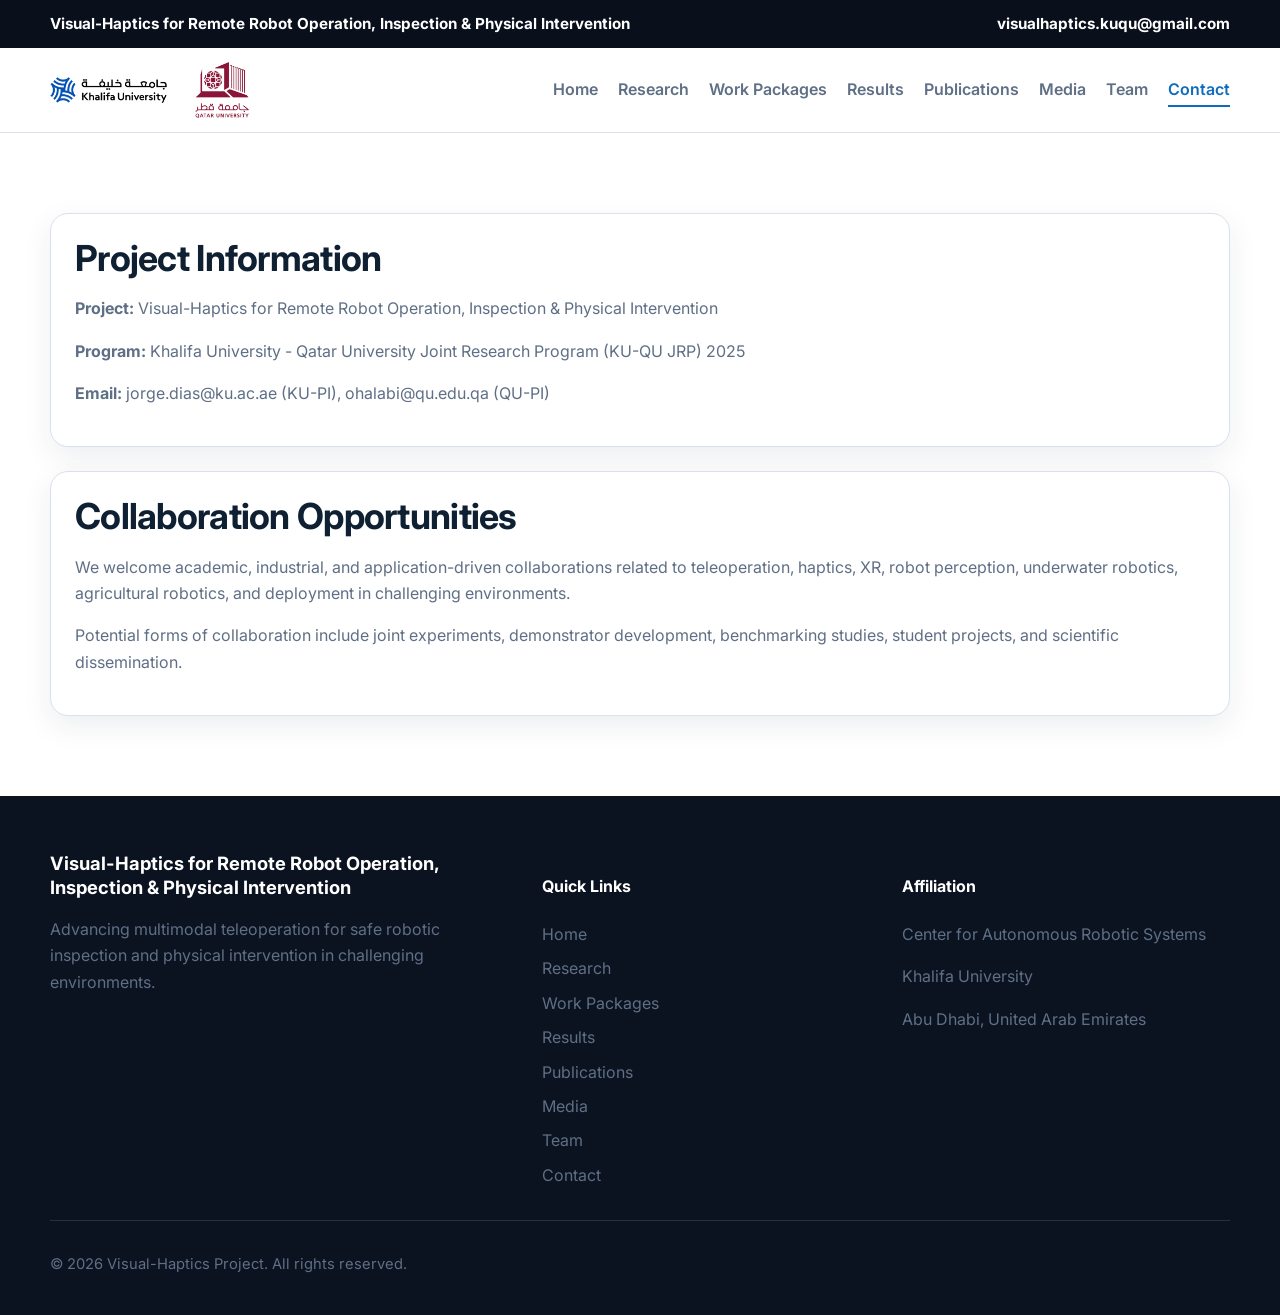
<file: contact.html>
<!DOCTYPE html>
<html lang="en">
<head>
  <meta charset="UTF-8" />
  <meta name="viewport" content="width=device-width, initial-scale=1.0" />
  <title>Visual-Haptics | Contact</title>
  <meta name="description" content="Contact information and collaboration opportunities for the Visual-Haptics project." />
  <link rel="preconnect" href="https://fonts.googleapis.com" />
  <link rel="preconnect" href="https://fonts.gstatic.com" crossorigin />
  <link href="https://fonts.googleapis.com/css2?family=Inter:wght@400;500;600;700;800&display=swap" rel="stylesheet" />
  <link rel="stylesheet" href="assets/css/styles.css" />
</head>
<body>
  <div class="topbar">
    <div class="container topbar-inner">
      <p>Visual-Haptics for Remote Robot Operation, Inspection &amp; Physical Intervention</p>
      <a href="mailto:visualhaptics.kuqu@gmail.com">visualhaptics.kuqu@gmail.com</a>
    </div>
  </div>

  <header class="site-header">
    <div class="container header-inner">
      <a href="index.html" class="brand">
        <img src="assets/img/logos/kuqu_logo.png" alt="Khalifa University logo" />
      </a>

      <nav class="site-nav">
        <a href="index.html">Home</a>
        <a href="research.html">Research</a>
        <a href="work_packages.html">Work Packages</a>
        <a href="results.html">Results</a>
        <a href="publications.html">Publications</a>
        <a href="media.html">Media</a>
        <a href="team.html">Team</a>
        <a href="contact.html" class="active">Contact</a>
      </nav>
    </div>
  </header>

  <main>
    <section class="section">
      <div class="container">
        <div class="grid">
          <article class="card">
            <h2>Project Information</h2>
            <p><strong>Project:</strong> Visual-Haptics for Remote Robot Operation, Inspection &amp; Physical Intervention</p>
            <p><strong>Program:</strong> Khalifa University - Qatar University Joint Research Program (KU-QU JRP) 2025</p>
            <p><strong>Email:</strong> 
            <a href="mailto:jorge.dias@ku.ac.ae">jorge.dias@ku.ac.ae (KU-PI),</a>
            <a href="mailto:ohalabi@qu.edu.qa">ohalabi@qu.edu.qa (QU-PI)</a>
          </p>
          </article>

          <article class="card">
            <h2>Collaboration Opportunities</h2>
            <p>
              We welcome academic, industrial, and application-driven collaborations related to teleoperation, haptics, XR, robot perception, underwater robotics, agricultural robotics, and deployment in challenging environments.
            </p>
            <p>
              Potential forms of collaboration include joint experiments, demonstrator development, benchmarking studies, student projects, and scientific dissemination.
            </p>
          </article>
        </div>
      </div>
    </section>
  </main>

  <footer class="site-footer">
    <div class="container footer-grid">
      <div>
        <h3>Visual-Haptics for Remote Robot Operation, Inspection & Physical Intervention</h3>
        <p>Advancing multimodal teleoperation for safe robotic inspection and physical intervention in challenging environments.</p>
      </div>
      <div>
        <h4>Quick Links</h4>
        <ul class="footer-links">
          <li><a href="index.html">Home</a></li>
          <li><a href="research.html">Research</a></li>
          <li><a href="work_packages.html">Work Packages</a></li>
          <li><a href="results.html">Results</a></li>
          <li><a href="publications.html">Publications</a></li>
          <li><a href="media.html">Media</a></li>
          <li><a href="team.html">Team</a></li>
          <li><a href="contact.html">Contact</a></li>
        </ul>
      </div>
      <div>
        <h4>Affiliation</h4>
        <p>Center for Autonomous Robotic Systems</p>
        <p>Khalifa University</p>
        <p>Abu Dhabi, United Arab Emirates</p>
      </div>
    </div>
    <div class="container footer-bottom">
      <p>© 2026 Visual-Haptics Project. All rights reserved.</p>
    </div>
  </footer>

  <script src="assets/js/main.js"></script>
</body>
</html>
</file>
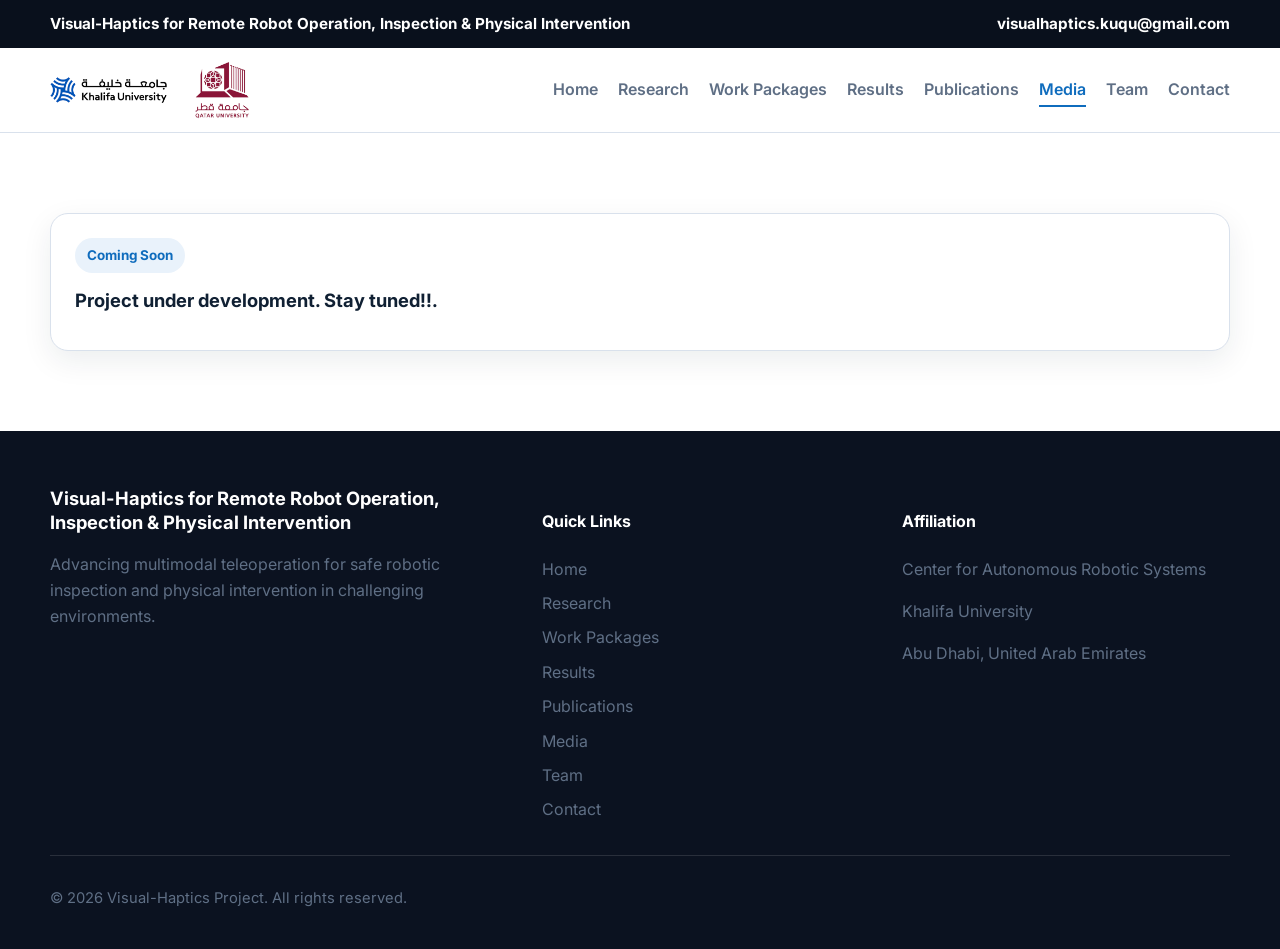
<file: media.html>
<!DOCTYPE html>
<html lang="en">
<head>
  <meta charset="UTF-8" />
  <meta name="viewport" content="width=device-width, initial-scale=1.0" />
  <title>Visual-Haptics | Media</title>
  <meta name="description" content="Media, demonstrators, and technical visualizations for the Visual-Haptics project." />
  <link rel="preconnect" href="https://fonts.googleapis.com" />
  <link rel="preconnect" href="https://fonts.gstatic.com" crossorigin />
  <link href="https://fonts.googleapis.com/css2?family=Inter:wght@400;500;600;700;800&display=swap" rel="stylesheet" />
  <link rel="stylesheet" href="assets/css/styles.css" />
</head>
<body>
  <div class="topbar">
    <div class="container topbar-inner">
      <p>Visual-Haptics for Remote Robot Operation, Inspection &amp; Physical Intervention</p>
      <a href="mailto:visualhaptics.kuqu@gmail.com">visualhaptics.kuqu@gmail.com</a>
    </div>
  </div>

  <header class="site-header">
    <div class="container header-inner">
      <a href="index.html" class="brand">
        <img src="assets/img/logos/kuqu_logo.png" alt="Khalifa University logo" />
      </a>

      <nav class="site-nav">
        <a href="index.html">Home</a>
        <a href="research.html">Research</a>
        <a href="work-packages.html">Work Packages</a>
        <a href="results.html">Results</a>
        <a href="publications.html">Publications</a>
        <a href="media.html" class="active">Media</a>
        <a href="team.html">Team</a>
        <a href="contact.html">Contact</a>
      </nav>
    </div>
  </header>

  <main>
    <section class="section">
      <div class="container">
        <div class="publication-list">
          <article class="card publication-card">
            <span class="pub-type">Coming Soon</span>
            <h3>Project under development. Stay tuned!!.</h3>
            </article>
        </div>
      </div>
    </section>
  </main>

  <footer class="site-footer">
    <div class="container footer-grid">
      <div>
        <h3>Visual-Haptics for Remote Robot Operation, Inspection & Physical Intervention</h3>
        <p>Advancing multimodal teleoperation for safe robotic inspection and physical intervention in challenging environments.</p>
      </div>
      <div>
        <h4>Quick Links</h4>
        <ul class="footer-links">
          <li><a href="index.html">Home</a></li>
          <li><a href="research.html">Research</a></li>
          <li><a href="work_packages.html">Work Packages</a></li>
          <li><a href="results.html">Results</a></li>
          <li><a href="publications.html">Publications</a></li>
          <li><a href="media.html">Media</a></li>
          <li><a href="team.html">Team</a></li>
          <li><a href="contact.html">Contact</a></li>
        </ul>
      </div>
      <div>
        <h4>Affiliation</h4>
        <p>Center for Autonomous Robotic Systems</p>
        <p>Khalifa University</p>
        <p>Abu Dhabi, United Arab Emirates</p>
      </div>
    </div>
    <div class="container footer-bottom">
      <p>© 2026 Visual-Haptics Project. All rights reserved.</p>
    </div>
  </footer>

  <script src="assets/js/main.js"></script>
</body>
</html>
</file>
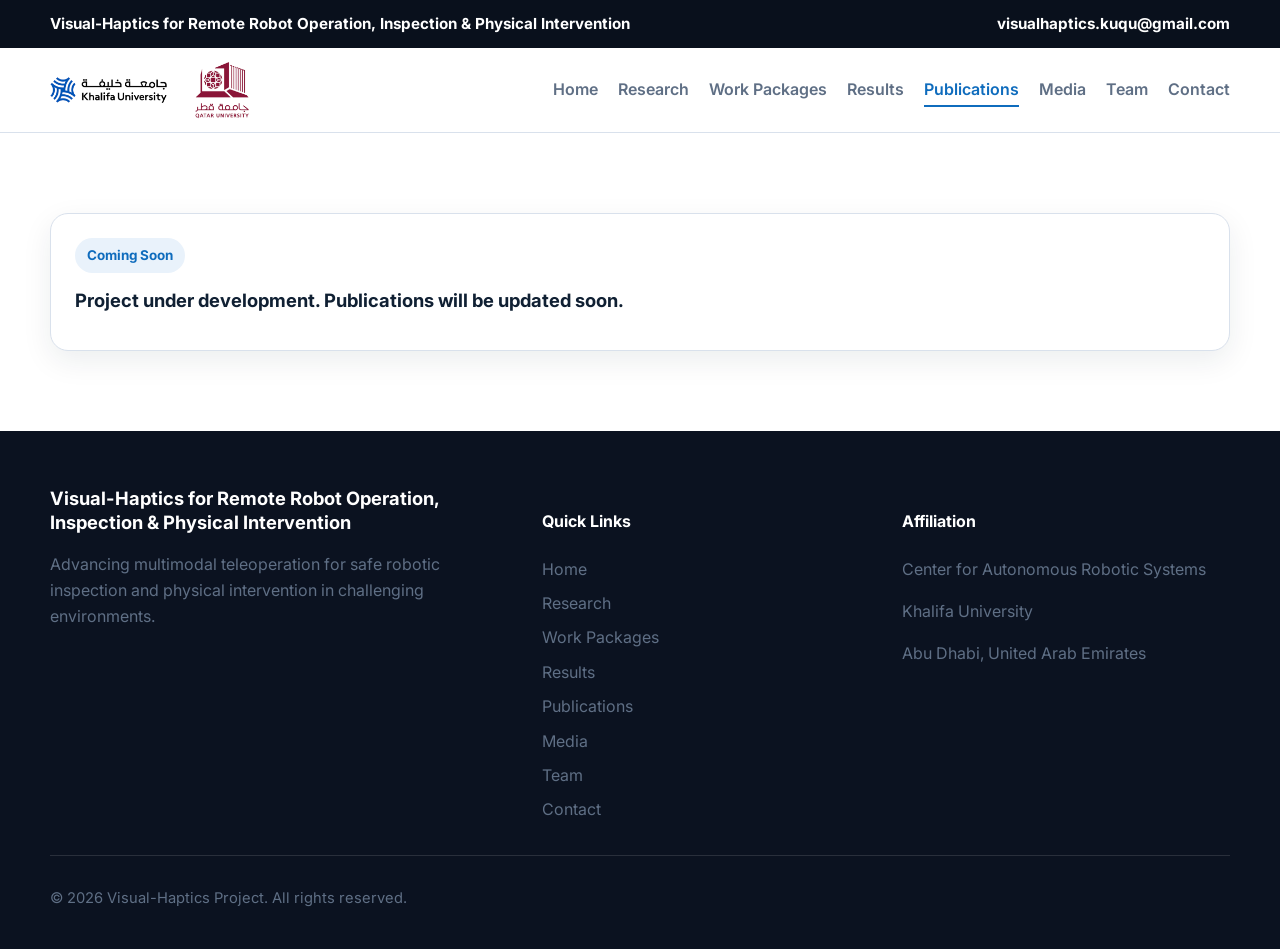
<file: publications.html>
<!DOCTYPE html>
<html lang="en">
<head>
  <meta charset="UTF-8" />
  <meta name="viewport" content="width=device-width, initial-scale=1.0" />
  <title>Visual-Haptics | Publications</title>
  <meta name="description" content="Publications and dissemination outputs for the Visual-Haptics project." />
  <link rel="preconnect" href="https://fonts.googleapis.com" />
  <link rel="preconnect" href="https://fonts.gstatic.com" crossorigin />
  <link href="https://fonts.googleapis.com/css2?family=Inter:wght@400;500;600;700;800&display=swap" rel="stylesheet" />
  <link rel="stylesheet" href="assets/css/styles.css" />
</head>
<body>
  <div class="topbar">
    <div class="container topbar-inner">
      <p>Visual-Haptics for Remote Robot Operation, Inspection &amp; Physical Intervention</p>
      <a href="mailto:visualhaptics.kuqu@gmail.com">visualhaptics.kuqu@gmail.com</a>
    </div>
  </div>

  <header class="site-header">
    <div class="container header-inner">
      <a href="index.html" class="brand">
        <img src="assets/img/logos/kuqu_logo.png" alt="Khalifa University logo" />
      </a>

      <nav class="site-nav">
        <a href="index.html">Home</a>
        <a href="research.html">Research</a>
        <a href="work_packages.html">Work Packages</a>
        <a href="results.html">Results</a>
        <a href="publications.html" class="active">Publications</a>
        <a href="media.html">Media</a>
        <a href="team.html">Team</a>
        <a href="contact.html">Contact</a>
      </nav>
    </div>
  </header>

  <main>
    <section class="section">
      <div class="container">
        <div class="publication-list">
          <article class="card publication-card">
            <span class="pub-type">Coming Soon</span>
            <h3>Project under development. Publications will be updated soon.</h3>
            </article>
        </div>
      </div>
    </section>
  </main>

  <footer class="site-footer">
    <div class="container footer-grid">
      <div>
        <h3>Visual-Haptics for Remote Robot Operation, Inspection & Physical Intervention</h3>
        <p>Advancing multimodal teleoperation for safe robotic inspection and physical intervention in challenging environments.</p>
      </div>
      <div>
        <h4>Quick Links</h4>
        <ul class="footer-links">
          <li><a href="index.html">Home</a></li>
          <li><a href="research.html">Research</a></li>
          <li><a href="work_packages.html">Work Packages</a></li>
          <li><a href="results.html">Results</a></li>
          <li><a href="publications.html">Publications</a></li>
          <li><a href="media.html">Media</a></li>
          <li><a href="team.html">Team</a></li>
          <li><a href="contact.html">Contact</a></li>
        </ul>
      </div>
      <div>
        <h4>Affiliation</h4>
        <p>Center for Autonomous Robotic Systems</p>
        <p>Khalifa University</p>
        <p>Abu Dhabi, United Arab Emirates</p>
      </div>
    </div>
    <div class="container footer-bottom">
      <p>© 2026 Visual-Haptics Project. All rights reserved.</p>
    </div>
  </footer>

  <script src="assets/js/main.js"></script>
</body>
</html>
</file>
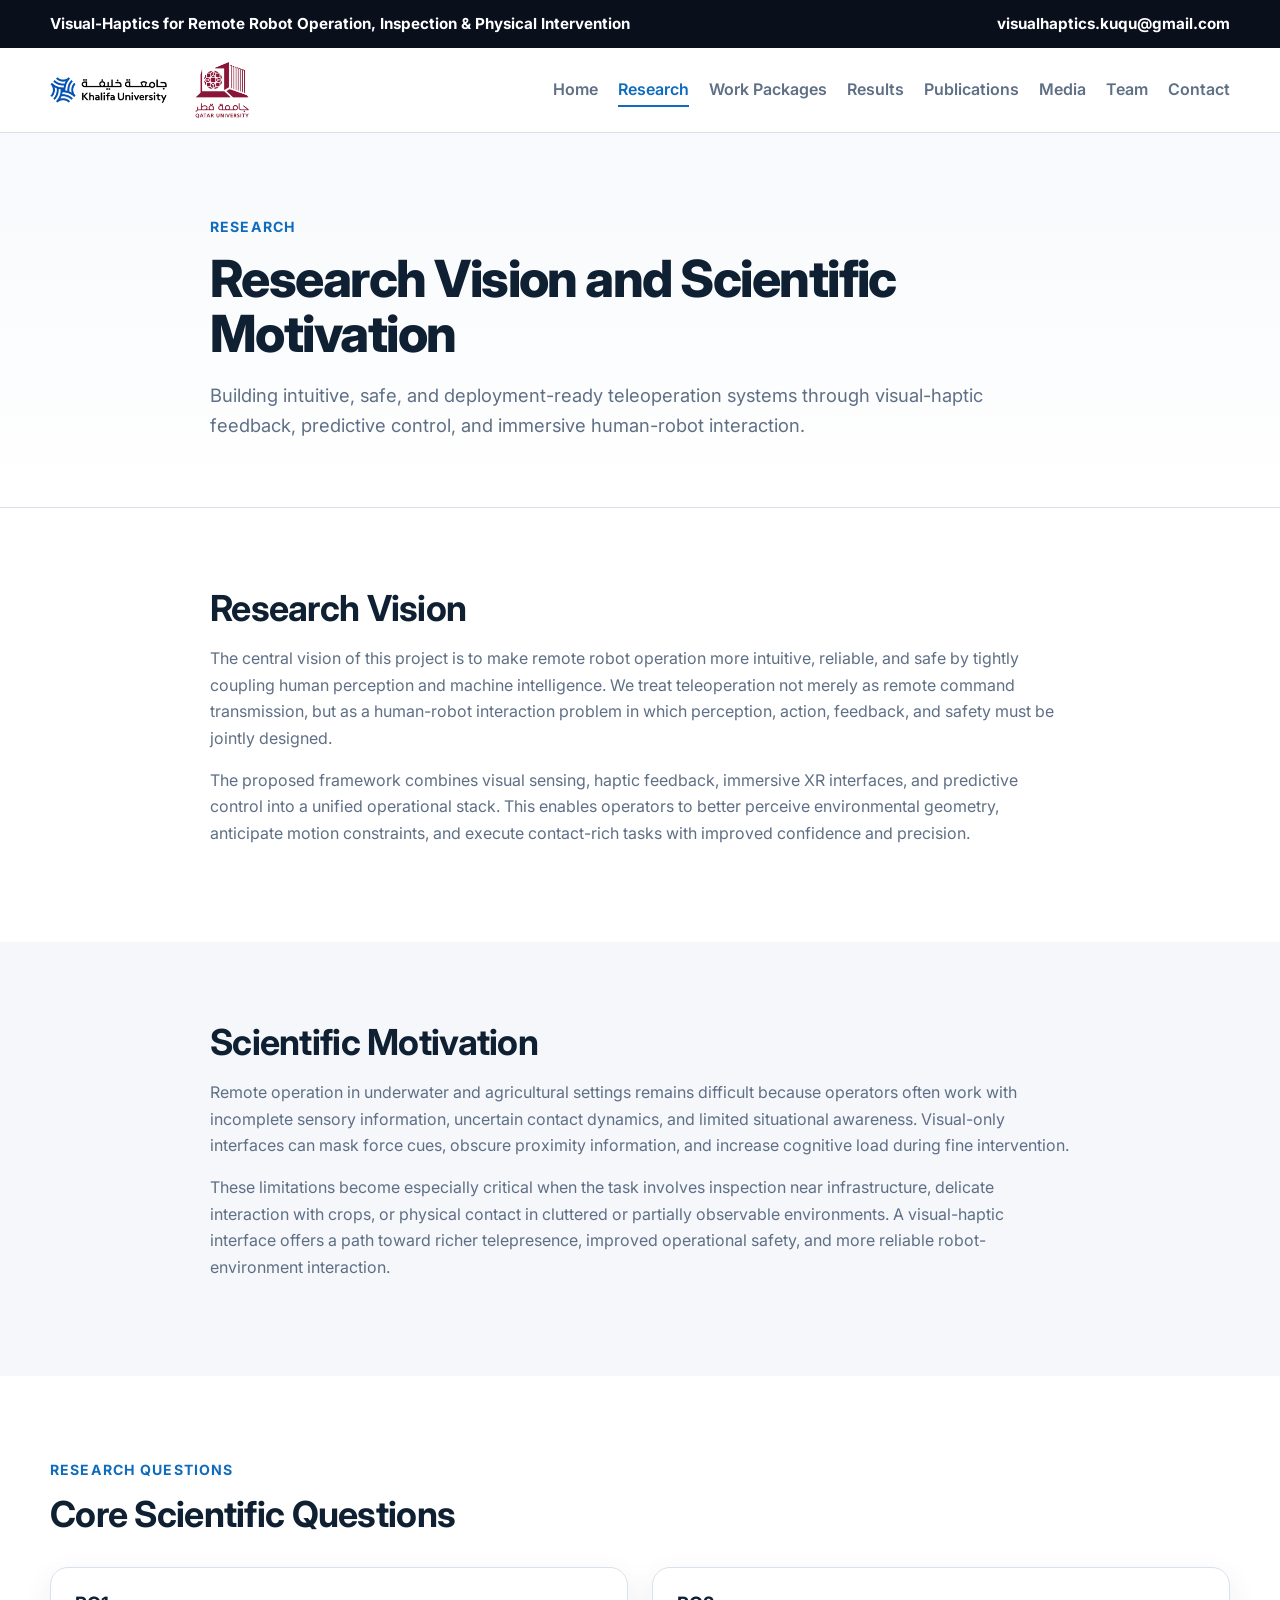
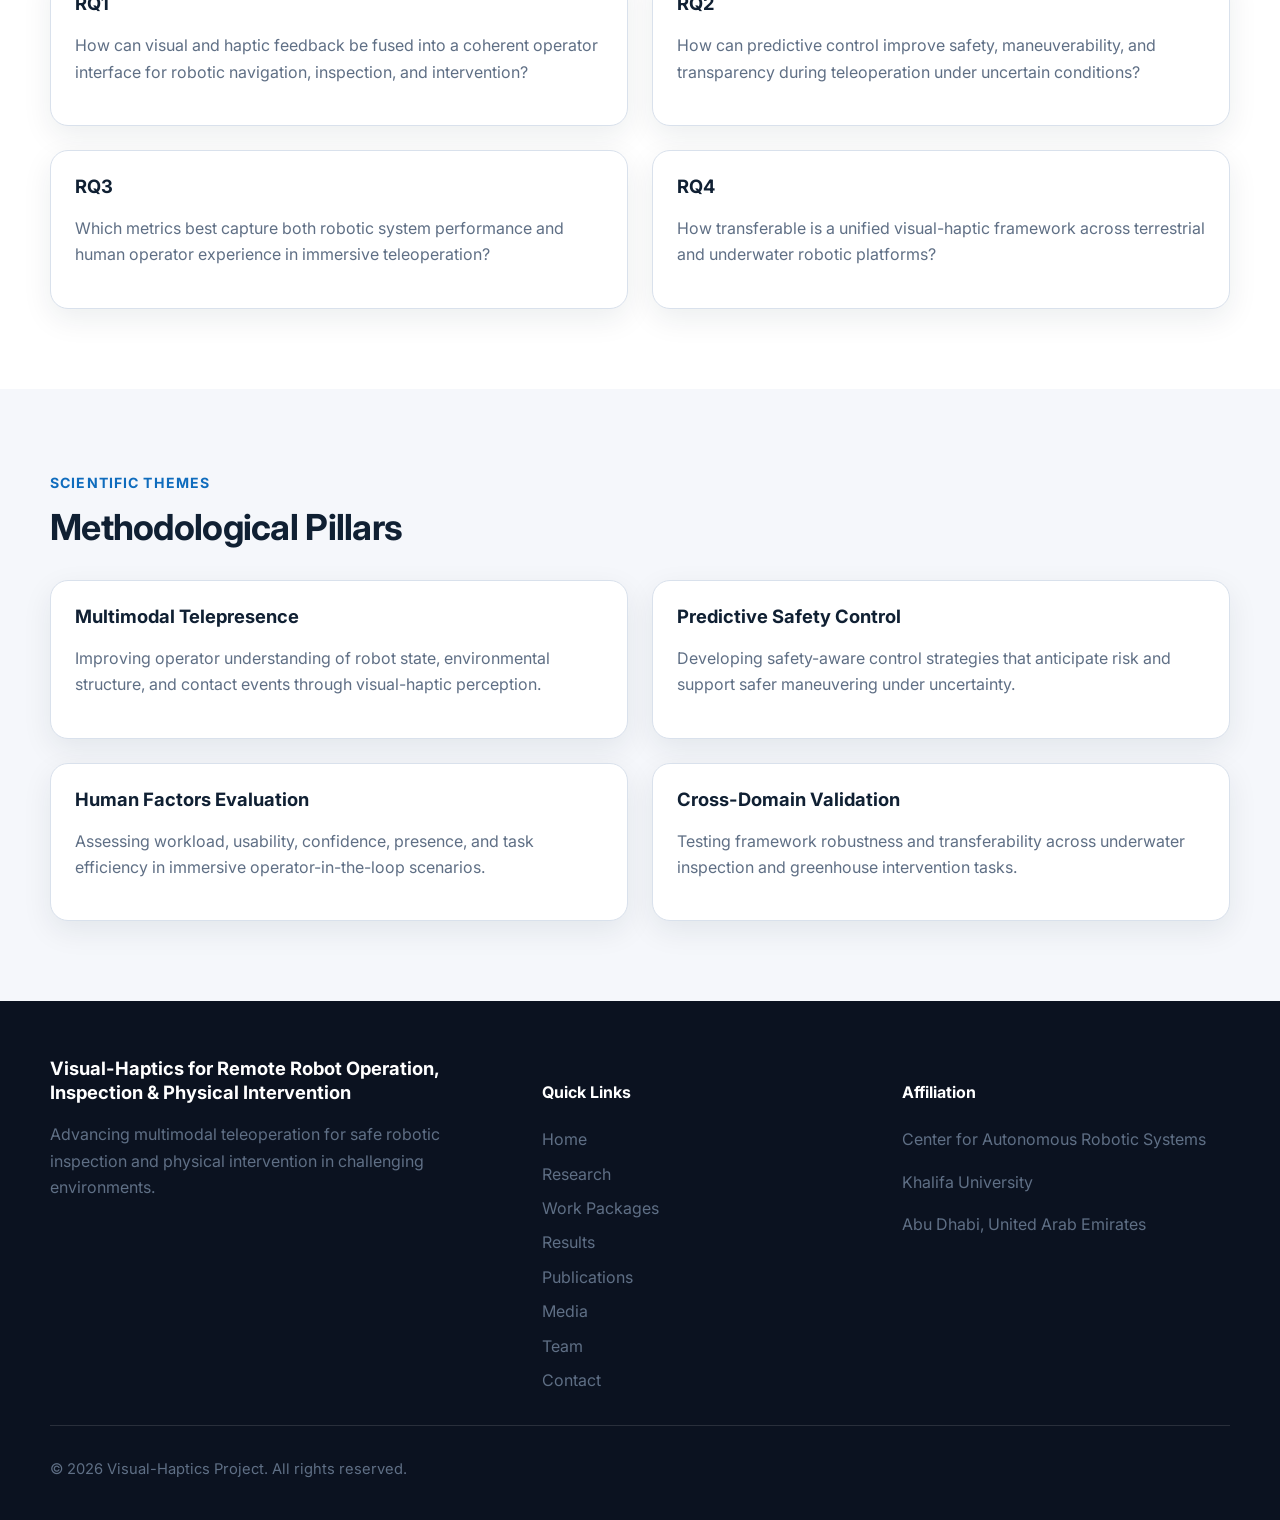
<file: research.html>
<!DOCTYPE html>
<html lang="en">
<head>
  <meta charset="UTF-8" />
  <meta name="viewport" content="width=device-width, initial-scale=1.0" />
  <title>Visual-Haptics | Research</title>
  <meta name="description" content="Research vision and scientific motivation for the Visual-Haptics project." />
  <link rel="preconnect" href="https://fonts.googleapis.com" />
  <link rel="preconnect" href="https://fonts.gstatic.com" crossorigin />
  <link href="https://fonts.googleapis.com/css2?family=Inter:wght@400;500;600;700;800&display=swap" rel="stylesheet" />
  <link rel="stylesheet" href="assets/css/styles.css" />
</head>
<body>
  <div class="topbar">
    <div class="container topbar-inner">
      <p>Visual-Haptics for Remote Robot Operation, Inspection &amp; Physical Intervention</p>
      <a href="mailto:visualhaptics.kuqu@gmail.com">visualhaptics.kuqu@gmail.com</a>
    </div>
  </div>

  <header class="site-header">
    <div class="container header-inner">
      <a href="index.html" class="brand">
        <img src="assets/img/logos/kuqu_logo.png" alt="Khalifa University logo" />
      </a>

      <nav class="site-nav">
        <a href="index.html">Home</a>
        <a href="research.html" class="active">Research</a>
        <a href="work_packages.html">Work Packages</a>
        <a href="results.html">Results</a>
        <a href="publications.html">Publications</a>
        <a href="media.html">Media</a>
        <a href="team.html">Team</a>
        <a href="contact.html">Contact</a>
      </nav>
    </div>
  </header>

  <main>
    <section class="page-hero">
      <div class="container narrow">
        <span class="eyebrow">Research</span>
        <h1>Research Vision and Scientific Motivation</h1>
        <p class="lead">
          Building intuitive, safe, and deployment-ready teleoperation systems through visual-haptic feedback, predictive control, and immersive human-robot interaction.
        </p>
      </div>
    </section>

    <section class="section">
      <div class="container narrow">
        <h2>Research Vision</h2>
        <p>
          The central vision of this project is to make remote robot operation more intuitive, reliable, and safe by tightly coupling human perception and machine intelligence. We treat teleoperation not merely as remote command transmission, but as a human-robot interaction problem in which perception, action, feedback, and safety must be jointly designed.
        </p>
        <p>
          The proposed framework combines visual sensing, haptic feedback, immersive XR interfaces, and predictive control into a unified operational stack. This enables operators to better perceive environmental geometry, anticipate motion constraints, and execute contact-rich tasks with improved confidence and precision.
        </p>
      </div>
    </section>

    <section class="section section-alt">
      <div class="container narrow">
        <h2>Scientific Motivation</h2>
        <p>
          Remote operation in underwater and agricultural settings remains difficult because operators often work with incomplete sensory information, uncertain contact dynamics, and limited situational awareness. Visual-only interfaces can mask force cues, obscure proximity information, and increase cognitive load during fine intervention.
        </p>
        <p>
          These limitations become especially critical when the task involves inspection near infrastructure, delicate interaction with crops, or physical contact in cluttered or partially observable environments. A visual-haptic interface offers a path toward richer telepresence, improved operational safety, and more reliable robot-environment interaction.
        </p>
      </div>
    </section>

    <section class="section">
      <div class="container">
        <div class="section-heading">
          <span class="eyebrow">Research Questions</span>
          <h2>Core Scientific Questions</h2>
        </div>

        <div class="grid grid-2">
          <article class="card">
            <h3>RQ1</h3>
            <p>How can visual and haptic feedback be fused into a coherent operator interface for robotic navigation, inspection, and intervention?</p>
          </article>
          <article class="card">
            <h3>RQ2</h3>
            <p>How can predictive control improve safety, maneuverability, and transparency during teleoperation under uncertain conditions?</p>
          </article>
          <article class="card">
            <h3>RQ3</h3>
            <p>Which metrics best capture both robotic system performance and human operator experience in immersive teleoperation?</p>
          </article>
          <article class="card">
            <h3>RQ4</h3>
            <p>How transferable is a unified visual-haptic framework across terrestrial and underwater robotic platforms?</p>
          </article>
        </div>
      </div>
    </section>

    <section class="section section-alt">
      <div class="container">
        <div class="section-heading">
          <span class="eyebrow">Scientific Themes</span>
          <h2>Methodological Pillars</h2>
        </div>

        <div class="grid grid-2">
          <article class="card">
            <h3>Multimodal Telepresence</h3>
            <p>Improving operator understanding of robot state, environmental structure, and contact events through visual-haptic perception.</p>
          </article>

          <article class="card">
            <h3>Predictive Safety Control</h3>
            <p>Developing safety-aware control strategies that anticipate risk and support safer maneuvering under uncertainty.</p>
          </article>

          <article class="card">
            <h3>Human Factors Evaluation</h3>
            <p>Assessing workload, usability, confidence, presence, and task efficiency in immersive operator-in-the-loop scenarios.</p>
          </article>

          <article class="card">
            <h3>Cross-Domain Validation</h3>
            <p>Testing framework robustness and transferability across underwater inspection and greenhouse intervention tasks.</p>
          </article>
        </div>
      </div>
    </section>
  </main>

  <footer class="site-footer">
    <div class="container footer-grid">
      <div>
        <h3>Visual-Haptics for Remote Robot Operation, Inspection & Physical Intervention</h3>
        <p>Advancing multimodal teleoperation for safe robotic inspection and physical intervention in challenging environments.</p>
      </div>
      <div>
        <h4>Quick Links</h4>
        <ul class="footer-links">
          <li><a href="index.html">Home</a></li>
          <li><a href="research.html">Research</a></li>
          <li><a href="work_packages.html">Work Packages</a></li>
          <li><a href="results.html">Results</a></li>
          <li><a href="publications.html">Publications</a></li>
          <li><a href="media.html">Media</a></li>
          <li><a href="team.html">Team</a></li>
          <li><a href="contact.html">Contact</a></li>
        </ul>
      </div>
      <div>
        <h4>Affiliation</h4>
        <p>Center for Autonomous Robotic Systems</p>
        <p>Khalifa University</p>
        <p>Abu Dhabi, United Arab Emirates</p>
      </div>
    </div>
    <div class="container footer-bottom">
      <p>© 2026 Visual-Haptics Project. All rights reserved.</p>
    </div>
  </footer>

  <script src="assets/js/main.js"></script>
</body>
</html>
</file>
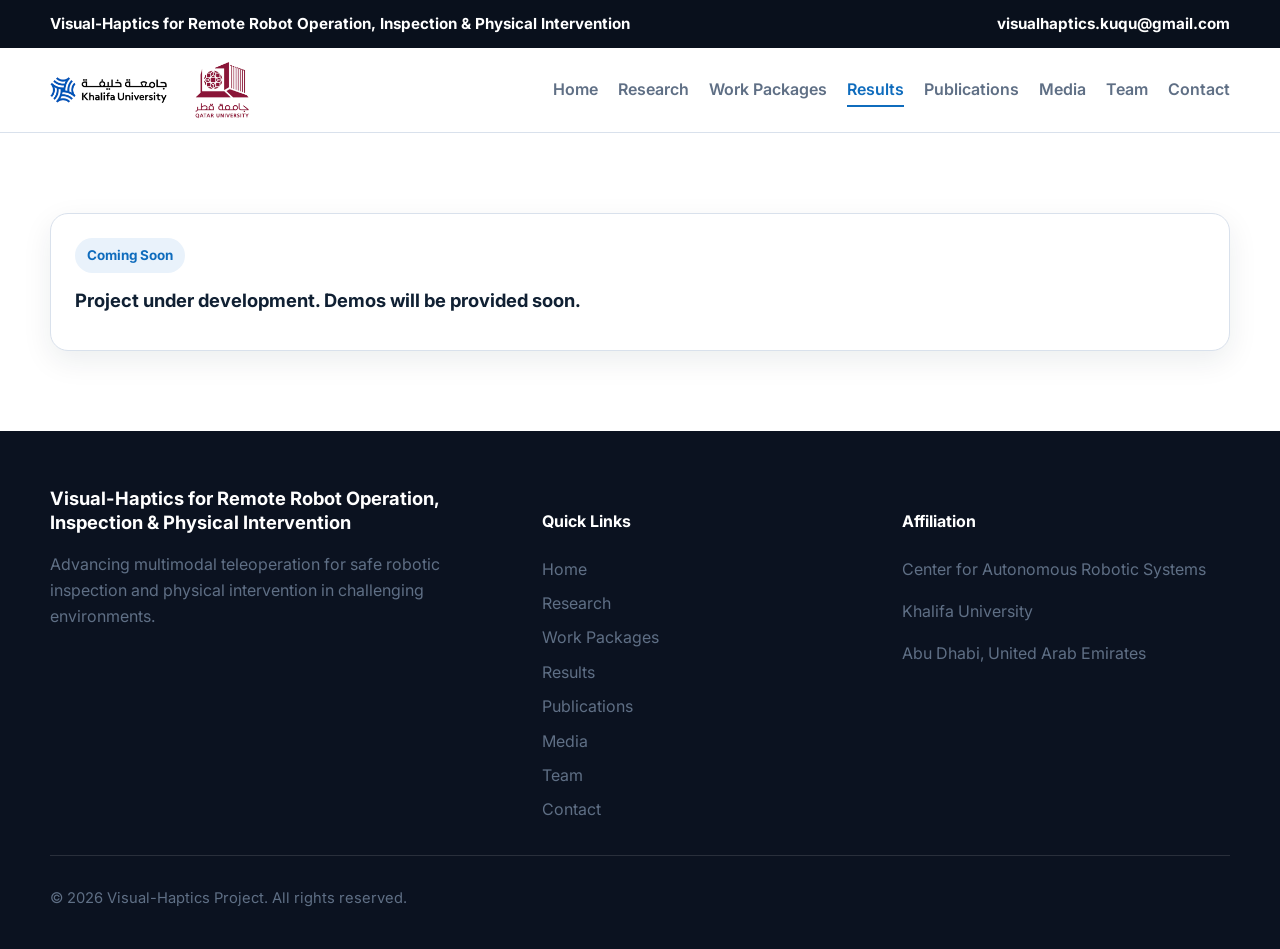
<file: results.html>
<!DOCTYPE html>
<html lang="en">
<head>
  <meta charset="UTF-8" />
  <meta name="viewport" content="width=device-width, initial-scale=1.0" />
  <title>Visual-Haptics | Results</title>
  <meta name="description" content="Results, validation, and experimental progress for the Visual-Haptics project." />
  <link rel="preconnect" href="https://fonts.googleapis.com" />
  <link rel="preconnect" href="https://fonts.gstatic.com" crossorigin />
  <link href="https://fonts.googleapis.com/css2?family=Inter:wght@400;500;600;700;800&display=swap" rel="stylesheet" />
  <link rel="stylesheet" href="assets/css/styles.css" />
</head>
<body>
  <div class="topbar">
    <div class="container topbar-inner">
      <p>Visual-Haptics for Remote Robot Operation, Inspection &amp; Physical Intervention</p>
      <a href="mailto:visualhaptics.kuqu@gmail.com">visualhaptics.kuqu@gmail.com</a>
    </div>
  </div>

  <header class="site-header">
    <div class="container header-inner">
      <a href="index.html" class="brand">
        <img src="assets/img/logos/kuqu_logo.png" alt="Khalifa University logo" />
      </a>

      <nav class="site-nav">
        <a href="index.html">Home</a>
        <a href="research.html">Research</a>
        <a href="work_packages.html">Work Packages</a>
        <a href="results.html" class="active">Results</a>
        <a href="publications.html">Publications</a>
        <a href="media.html">Media</a>
        <a href="team.html">Team</a>
        <a href="contact.html">Contact</a>
      </nav>
    </div>
  </header>

  <main>
    <section class="section">
      <div class="container">
        <div class="publication-list">
          <article class="card publication-card">
            <span class="pub-type">Coming Soon</span>
            <h3>Project under development. Demos will be provided soon.</h3>
            </article>
        </div>
      </div>
    </section>
  </main>

  <footer class="site-footer">
    <div class="container footer-grid">
      <div>
        <h3>Visual-Haptics for Remote Robot Operation, Inspection & Physical Intervention</h3>
        <p>Advancing multimodal teleoperation for safe robotic inspection and physical intervention in challenging environments.</p>
      </div>
      <div>
        <h4>Quick Links</h4>
        <ul class="footer-links">
          <li><a href="index.html">Home</a></li>
          <li><a href="research.html">Research</a></li>
          <li><a href="work_packages.html">Work Packages</a></li>
          <li><a href="results.html">Results</a></li>
          <li><a href="publications.html">Publications</a></li>
          <li><a href="media.html">Media</a></li>
          <li><a href="team.html">Team</a></li>
          <li><a href="contact.html">Contact</a></li>
        </ul>
      </div>
      <div>
        <h4>Affiliation</h4>
        <p>Center for Autonomous Robotic Systems</p>
        <p>Khalifa University</p>
        <p>Abu Dhabi, United Arab Emirates</p>
      </div>
    </div>
    <div class="container footer-bottom">
      <p>© 2026 Visual-Haptics Project. All rights reserved.</p>
    </div>
  </footer>

  <script src="assets/js/main.js"></script>
</body>
</html>
</file>
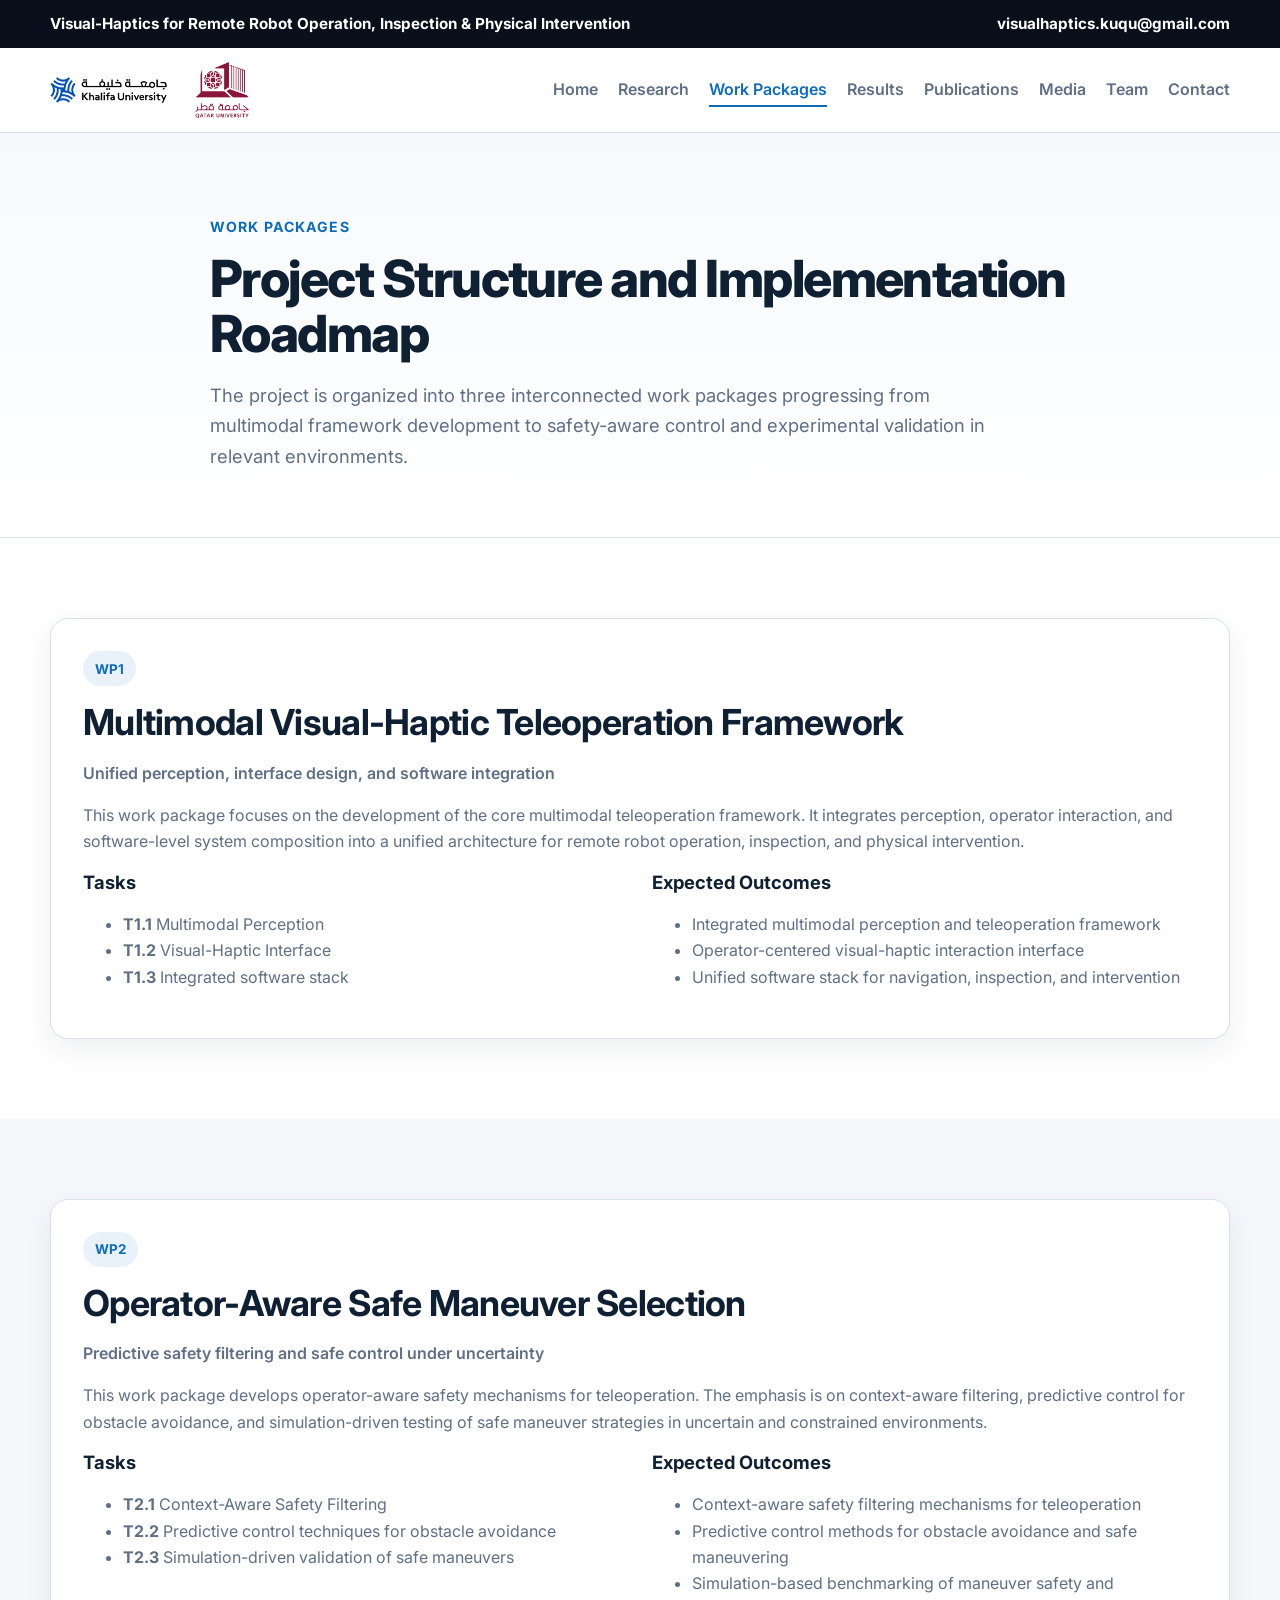
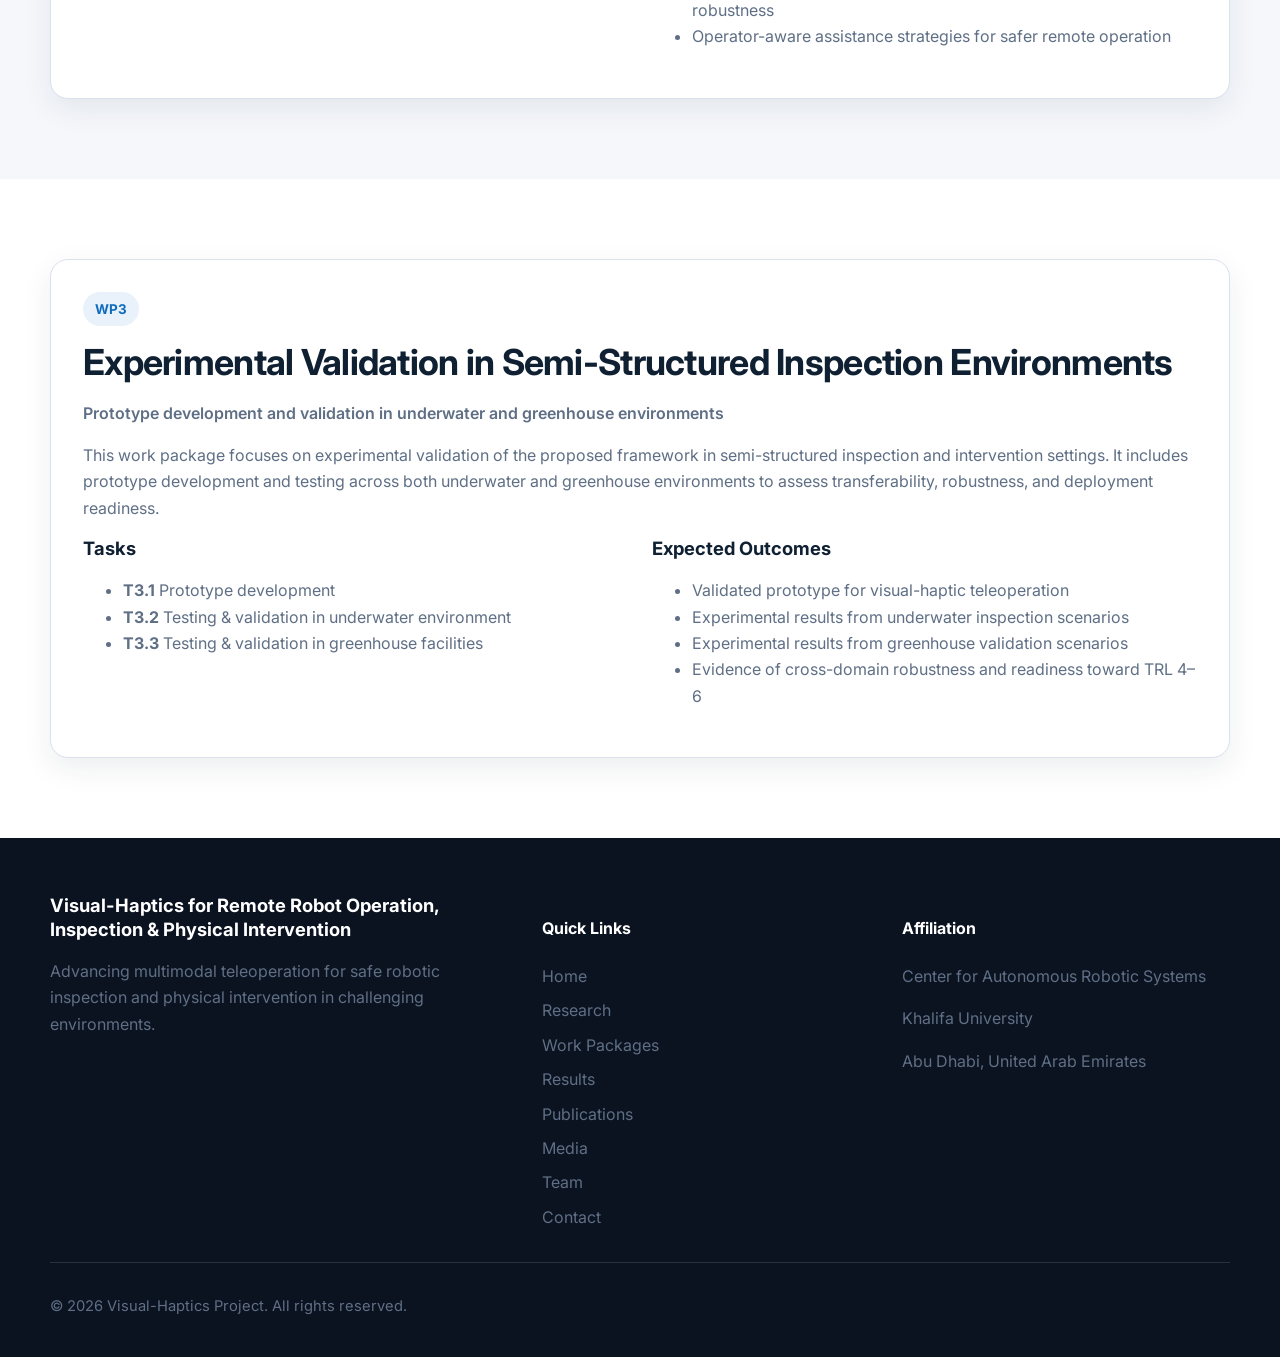
<file: work_packages.html>
<!DOCTYPE html>
<html lang="en">
<head>
  <meta charset="UTF-8" />
  <meta name="viewport" content="width=device-width, initial-scale=1.0" />
  <title>Visual-Haptics | Work Packages</title>
  <meta name="description" content="Work packages and implementation roadmap for the Visual-Haptics project." />
  <link rel="preconnect" href="https://fonts.googleapis.com" />
  <link rel="preconnect" href="https://fonts.gstatic.com" crossorigin />
  <link href="https://fonts.googleapis.com/css2?family=Inter:wght@400;500;600;700;800&display=swap" rel="stylesheet" />
  <link rel="stylesheet" href="assets/css/styles.css" />
</head>
<body>
  <div class="topbar">
    <div class="container topbar-inner">
      <p>Visual-Haptics for Remote Robot Operation, Inspection &amp; Physical Intervention</p>
      <a href="mailto:visualhaptics.kuqu@gmail.com">visualhaptics.kuqu@gmail.com</a>
    </div>
  </div>

  <header class="site-header">
    <div class="container header-inner">
      <a href="index.html" class="brand">
        <img src="assets/img/logos/kuqu_logo.png" alt="KU-QU collaboration logo" />
      </a>

      <nav class="site-nav">
        <a href="index.html">Home</a>
        <a href="research.html">Research</a>
        <a href="work_packages.html" class="active">Work Packages</a>
        <a href="results.html">Results</a>
        <a href="publications.html">Publications</a>
        <a href="media.html">Media</a>
        <a href="team.html">Team</a>
        <a href="contact.html">Contact</a>
      </nav>
    </div>
  </header>

  <main>
    <section class="page-hero">
      <div class="container narrow">
        <span class="eyebrow">Work Packages</span>
        <h1>Project Structure and Implementation Roadmap</h1>
        <p class="lead">
          The project is organized into three interconnected work packages progressing from multimodal framework development to safety-aware control and experimental validation in relevant environments.
        </p>
      </div>
    </section>

    <section class="section">
      <div class="container">
        <article class="card wp-card">
          <span class="wp-tag">WP1</span>
          <h2>Multimodal Visual-Haptic Teleoperation Framework</h2>
          <p class="wp-subtitle">Unified perception, interface design, and software integration</p>
          <p>
            This work package focuses on the development of the core multimodal teleoperation framework. It integrates perception, operator interaction, and software-level system composition into a unified architecture for remote robot operation, inspection, and physical intervention.
          </p>

          <div class="grid grid-2">
            <div>
              <h3>Tasks</h3>
              <ul>
                <li><strong>T1.1</strong> Multimodal Perception</li>
                <li><strong>T1.2</strong> Visual-Haptic Interface</li>
                <li><strong>T1.3</strong> Integrated software stack</li>
              </ul>
            </div>
            <div>
              <h3>Expected Outcomes</h3>
              <ul>
                <li>Integrated multimodal perception and teleoperation framework</li>
                <li>Operator-centered visual-haptic interaction interface</li>
                <li>Unified software stack for navigation, inspection, and intervention</li>
              </ul>
            </div>
          </div>
        </article>
      </div>
    </section>

    <section class="section section-alt">
      <div class="container">
        <article class="card wp-card">
          <span class="wp-tag">WP2</span>
          <h2>Operator-Aware Safe Maneuver Selection</h2>
          <p class="wp-subtitle">Predictive safety filtering and safe control under uncertainty</p>
          <p>
            This work package develops operator-aware safety mechanisms for teleoperation. The emphasis is on context-aware filtering, predictive control for obstacle avoidance, and simulation-driven testing of safe maneuver strategies in uncertain and constrained environments.
          </p>

          <div class="grid grid-2">
            <div>
              <h3>Tasks</h3>
              <ul>
                <li><strong>T2.1</strong> Context-Aware Safety Filtering</li>
                <li><strong>T2.2</strong> Predictive control techniques for obstacle avoidance</li>
                <li><strong>T2.3</strong> Simulation-driven validation of safe maneuvers</li>
              </ul>
            </div>
            <div>
              <h3>Expected Outcomes</h3>
              <ul>
                <li>Context-aware safety filtering mechanisms for teleoperation</li>
                <li>Predictive control methods for obstacle avoidance and safe maneuvering</li>
                <li>Simulation-based benchmarking of maneuver safety and robustness</li>
                <li>Operator-aware assistance strategies for safer remote operation</li>
              </ul>
            </div>
          </div>
        </article>
      </div>
    </section>

    <section class="section">
      <div class="container">
        <article class="card wp-card">
          <span class="wp-tag">WP3</span>
          <h2>Experimental Validation in Semi-Structured Inspection Environments</h2>
          <p class="wp-subtitle">Prototype development and validation in underwater and greenhouse environments</p>
          <p>
            This work package focuses on experimental validation of the proposed framework in semi-structured inspection and intervention settings. It includes prototype development and testing across both underwater and greenhouse environments to assess transferability, robustness, and deployment readiness.
          </p>

          <div class="grid grid-2">
            <div>
              <h3>Tasks</h3>
              <ul>
                <li><strong>T3.1</strong> Prototype development</li>
                <li><strong>T3.2</strong> Testing &amp; validation in underwater environment</li>
                <li><strong>T3.3</strong> Testing &amp; validation in greenhouse facilities</li>
              </ul>
            </div>
            <div>
              <h3>Expected Outcomes</h3>
              <ul>
                <li>Validated prototype for visual-haptic teleoperation</li>
                <li>Experimental results from underwater inspection scenarios</li>
                <li>Experimental results from greenhouse validation scenarios</li>
                <li>Evidence of cross-domain robustness and readiness toward TRL 4–6</li>
              </ul>
            </div>
          </div>
        </article>
      </div>
    </section>
  </main>

  <footer class="site-footer">
    <div class="container footer-grid">
      <div>
        <h3>Visual-Haptics for Remote Robot Operation, Inspection &amp; Physical Intervention</h3>
        <p>Advancing multimodal teleoperation for safe robotic inspection and physical intervention in challenging environments.</p>
      </div>
      <div>
        <h4>Quick Links</h4>
        <ul class="footer-links">
          <li><a href="index.html">Home</a></li>
          <li><a href="research.html">Research</a></li>
          <li><a href="work_packages.html">Work Packages</a></li>
          <li><a href="results.html">Results</a></li>
          <li><a href="publications.html">Publications</a></li>
          <li><a href="media.html">Media</a></li>
          <li><a href="team.html">Team</a></li>
          <li><a href="contact.html">Contact</a></li>
        </ul>
      </div>
      <div>
        <h4>Affiliation</h4>
        <p>Center for Autonomous Robotic Systems</p>
        <p>Khalifa University</p>
        <p>Abu Dhabi, United Arab Emirates</p>
      </div>
    </div>
    <div class="container footer-bottom">
      <p>© 2026 Visual-Haptics Project. All rights reserved.</p>
    </div>
  </footer>

  <script src="assets/js/main.js"></script>
</body>
</html>
</file>
<file: assets/css/styles.css>
:root {
  --bg: #0b1220;
  --bg-soft: #101a2d;
  --surface: #ffffff;
  --surface-soft: #f5f7fb;
  --text: #102033;
  --text-light: #5f6f85;
  --white: #ffffff;
  --line: #d9e1ec;
  --primary: #0f6cbd;
  --primary-dark: #0a4e8d;
  --accent: #1aa7a1;
  --shadow: 0 10px 30px rgba(16, 32, 51, 0.08);
  --radius: 18px;
  --container: 1180px;
}

* {
  box-sizing: border-box;
}

html {
  scroll-behavior: smooth;
}

body {
  margin: 0;
  font-family: "Inter", sans-serif;
  color: var(--text);
  background: var(--surface);
  line-height: 1.65;
}

img {
  max-width: 100%;
  display: block;
}

a {
  color: inherit;
  text-decoration: none;
}

.container {
  width: min(var(--container), calc(100% - 2rem));
  margin: 0 auto;
}

.narrow {
  width: min(860px, 100%);
}

.topbar {
  background: #09101c;
  color: #ffffff;
  font-size: 0.95rem;
  font-weight: 700;
}

.topbar p,
.topbar a {
  color: #ffffff;
  margin: 0;
}

.topbar-inner {
  min-height: 48px;
  display: flex;
  align-items: center;
  justify-content: space-between;
  gap: 1rem;
}

.site-header {
  position: sticky;
  top: 0;
  z-index: 20;
  background: rgba(255, 255, 255, 0.96);
  border-bottom: 1px solid var(--line);
  backdrop-filter: blur(10px);
}

.header-inner {
  min-height: 84px;
  display: flex;
  align-items: center;
  justify-content: space-between;
  gap: 1.5rem;
}

.brand {
  display: flex;
  align-items: center;
  gap: 1rem;
}

.brand img {
  width: 200px;
  height: auto;
  object-fit: contain;
}

.site-nav {
  display: flex;
  gap: 1.25rem;
  flex-wrap: wrap;
}

.site-nav a {
  font-weight: 600;
  color: var(--text-light);
  padding: 0.2rem 0;
  border-bottom: 2px solid transparent;
}

.site-nav a:hover,
.site-nav a.active {
  color: var(--primary);
  border-color: var(--primary);
}

.hero {
  position: relative;
  background:
    linear-gradient(135deg, rgba(7, 16, 30, 0.9), rgba(10, 25, 48, 0.68)),
    url("../img/hero/hero-bg.jpg") center/cover no-repeat;
  color: var(--white);
  overflow: hidden;
}

.hero-home {
  min-height: 78vh;
  display: flex;
  align-items: center;
}

.hero-figure {
  margin-top: 1.5rem;
  padding-top: 1.25rem;
  border-top: 1px solid rgba(255, 255, 255, 0.14);
}

.hero-grid {
  position: relative;
  z-index: 1;
  display: grid;
  grid-template-columns: 1.5fr 0.8fr;
  gap: 2rem;
  padding: 5rem 0;
}

.hero h1,
.page-hero h1 {
  margin: 0 0 1rem;
  line-height: 1.08;
  font-size: clamp(2.2rem, 4vw, 4.5rem);
  font-weight: 800;
  letter-spacing: -0.03em;
}

.hero-subtitle {
  font-size: 1.15rem;
  color: rgba(255, 255, 255, 0.88);
  max-width: 800px;
}

.lead {
  font-size: 1.15rem;
  color: var(--text-light);
  max-width: 800px;
}

.hero-text {
  color: rgba(255, 255, 255, 0.82);
  max-width: 760px;
}

.hero-badge-group,
.button-row {
  display: flex;
  flex-wrap: wrap;
  gap: 0.85rem;
}

.hero-badge-group {
  margin-bottom: 1.25rem;
}

.badge {
  display: inline-flex;
  padding: 0.55rem 0.9rem;
  border-radius: 999px;
  background: rgba(255, 255, 255, 0.14);
  border: 1px solid rgba(255, 255, 255, 0.18);
  font-size: 0.92rem;
  font-weight: 600;
}

.page-hero {
  padding: 5rem 0 3rem;
  background: linear-gradient(180deg, #f7f9fc 0%, #ffffff 100%);
  border-bottom: 1px solid var(--line);
}

.use-case-grid {
  display: flex;
  flex-direction: column;
  gap: 32px;
  margin-top: 20px;
}

.use-case-card {
  display: flex;
  flex-direction: column;
  gap: 16px;
}

.use-case-text h4 {
  margin: 0 0 10px 0;
  font-size: 1.05rem;
  font-weight: 700;
  font-style: italic;
  color: #ffffff;
}

.use-case-text p {
  margin: 0;
  font-size: 1.15rem;
  line-height: 1.8;
  color: rgba(200, 215, 235, 0.55);
  max-width: 90%;
}

.use-case-image img {
  display: block;
  width: 100%;
  max-width: 520px;
  height: auto;
  border-radius: 0;
  object-fit: cover;
}

.university-heading {
  display: flex;
  align-items: center;
  gap: 12px;
  margin-bottom: 16px;
}

.university-heading h3 {
  margin: 0;
}

.university-logo {
  width: 50px;
  height: 50px;
  object-fit: contain;
}

.team-member {
  display: grid;
  grid-template-columns: 140px 1fr;
  gap: 20px;
  padding: 20px;
  align-items: start;
}

.team-photo {
  width: 140px;
  height: 140px;
  object-fit: cover;
  border-radius: 10px;
}

.team-main h4 {
  margin: 0 0 10px;
}

.team-main p {
  margin: 0;
}

.team-bio-wrapper {
  grid-column: 1 / -1;
  margin-top: 4px;
}

.team-bio {
  line-height: 1.7;
  text-align: justify;
  overflow: hidden;
  transition: max-height 0.3s ease;
}

.team-bio.collapsed {
  max-height: 7.5em; /* about 4-5 lines depending on font */
}

.team-bio p {
  margin: 0 0 12px;
}

.team-bio p:last-child {
  margin-bottom: 0;
}

.read-more-btn {
  margin-top: 10px;
  padding: 0;
  border: none;
  background: none;
  color: inherit;
  font: inherit;
  font-weight: 600;
  cursor: pointer;
  text-decoration: underline;
}

.team-member h4 a {
  color: inherit;
  text-decoration: none;
}

.team-member h4 a:hover {
  text-decoration: underline;
}

.section {
  padding: 5rem 0;
}

.section-alt {
  background: var(--surface-soft);
}

.section-heading {
  margin-bottom: 2rem;
}

.section-heading.center,
.center-text,
.center-row {
  text-align: center;
  justify-content: center;
}

.eyebrow {
  display: inline-block;
  margin-bottom: 0.8rem;
  color: var(--primary);
  font-size: 0.88rem;
  font-weight: 700;
  text-transform: uppercase;
  letter-spacing: 0.08em;
}

h2 {
  margin: 0 0 1rem;
  font-size: clamp(1.7rem, 2.8vw, 2.8rem);
  line-height: 1.15;
  letter-spacing: -0.02em;
}

h3 {
  margin-top: 0;
  margin-bottom: 0.8rem;
  font-size: 1.15rem;
  line-height: 1.3;
}

p,
li {
  color: var(--text-light);
}

.grid {
  display: grid;
  gap: 1.5rem;
}

.grid-2 {
  grid-template-columns: repeat(2, minmax(0, 1fr));
}

.grid-3 {
  grid-template-columns: repeat(3, minmax(0, 1fr));
}

.grid-4 {
  grid-template-columns: repeat(4, minmax(0, 1fr));
}

.card,
.stat-card {
  background: var(--surface);
  border: 1px solid var(--line);
  border-radius: var(--radius);
  padding: 1.5rem;
  box-shadow: var(--shadow);
}

.glass {
  background: rgba(255, 255, 255, 0.08);
  border-color: rgba(255, 255, 255, 0.14);
  box-shadow: none;
}

.glass h3,
.glass li {
  color: var(--white);
}

.feature-list {
  margin: 0;
  padding-left: 1.2rem;
}

.btn {
  display: inline-flex;
  align-items: center;
  justify-content: center;
  min-height: 46px;
  padding: 0.8rem 1.2rem;
  border-radius: 12px;
  font-weight: 700;
  transition: 0.2s ease;
}

.btn-primary {
  background: var(--primary);
  color: var(--white);
}

.btn-primary:hover {
  background: var(--primary-dark);
}

.btn-secondary {
  background: var(--white);
  color: var(--text);
  border: 1px solid var(--line);
}

.btn-secondary:hover {
  border-color: var(--primary);
  color: var(--primary);
}

.media-card {
  padding: 0;
  overflow: hidden;
}

.media-card img {
  width: 100%;
  height: 230px;
  object-fit: cover;
}

.card-body {
  padding: 1.4rem;
}

.stat-card h3 {
  font-size: 1.2rem;
  color: var(--text);
}

.wp-card {
  padding: 2rem;
}

.wp-tag,
.pub-type {
  display: inline-block;
  margin-bottom: 1rem;
  padding: 0.4rem 0.75rem;
  border-radius: 999px;
  background: #e9f2fb;
  color: var(--primary);
  font-size: 0.84rem;
  font-weight: 700;
}

.wp-subtitle,
.pub-meta {
  color: var(--text-light);
  font-weight: 600;
}

.site-footer {
  background: #0b1220;
  color: rgba(255, 255, 255, 0.82);
  padding-top: 3.5rem;
}

.site-footer h3,
.site-footer h4 {
  color: var(--white);
}

.footer-grid {
  display: grid;
  grid-template-columns: 1.4fr 1fr 1fr;
  gap: 2rem;
  padding-bottom: 2rem;
}

.footer-links {
  list-style: none;
  padding: 0;
  margin: 0;
}

.footer-links li + li {
  margin-top: 0.5rem;
}

.footer-bottom {
  border-top: 1px solid rgba(255, 255, 255, 0.12);
  padding: 1rem 0 1.5rem;
  font-size: 0.92rem;
}

@media (max-width: 980px) {
  .hero-grid,
  .grid-2,
  .grid-3,
  .grid-4,
  .footer-grid {
    grid-template-columns: 1fr;
  }

  .header-inner {
    flex-direction: column;
    align-items: flex-start;
    padding: 1rem 0;
  }

  .site-nav {
    width: 100%;
  }
}

@media (max-width: 640px) {
  .topbar-inner {
    flex-direction: column;
    align-items: flex-start;
    padding: 0.75rem 0;
  }

  .hero-home {
    min-height: auto;
  }

  .hero-grid {
    padding: 4rem 0;
  }
}
</file>
